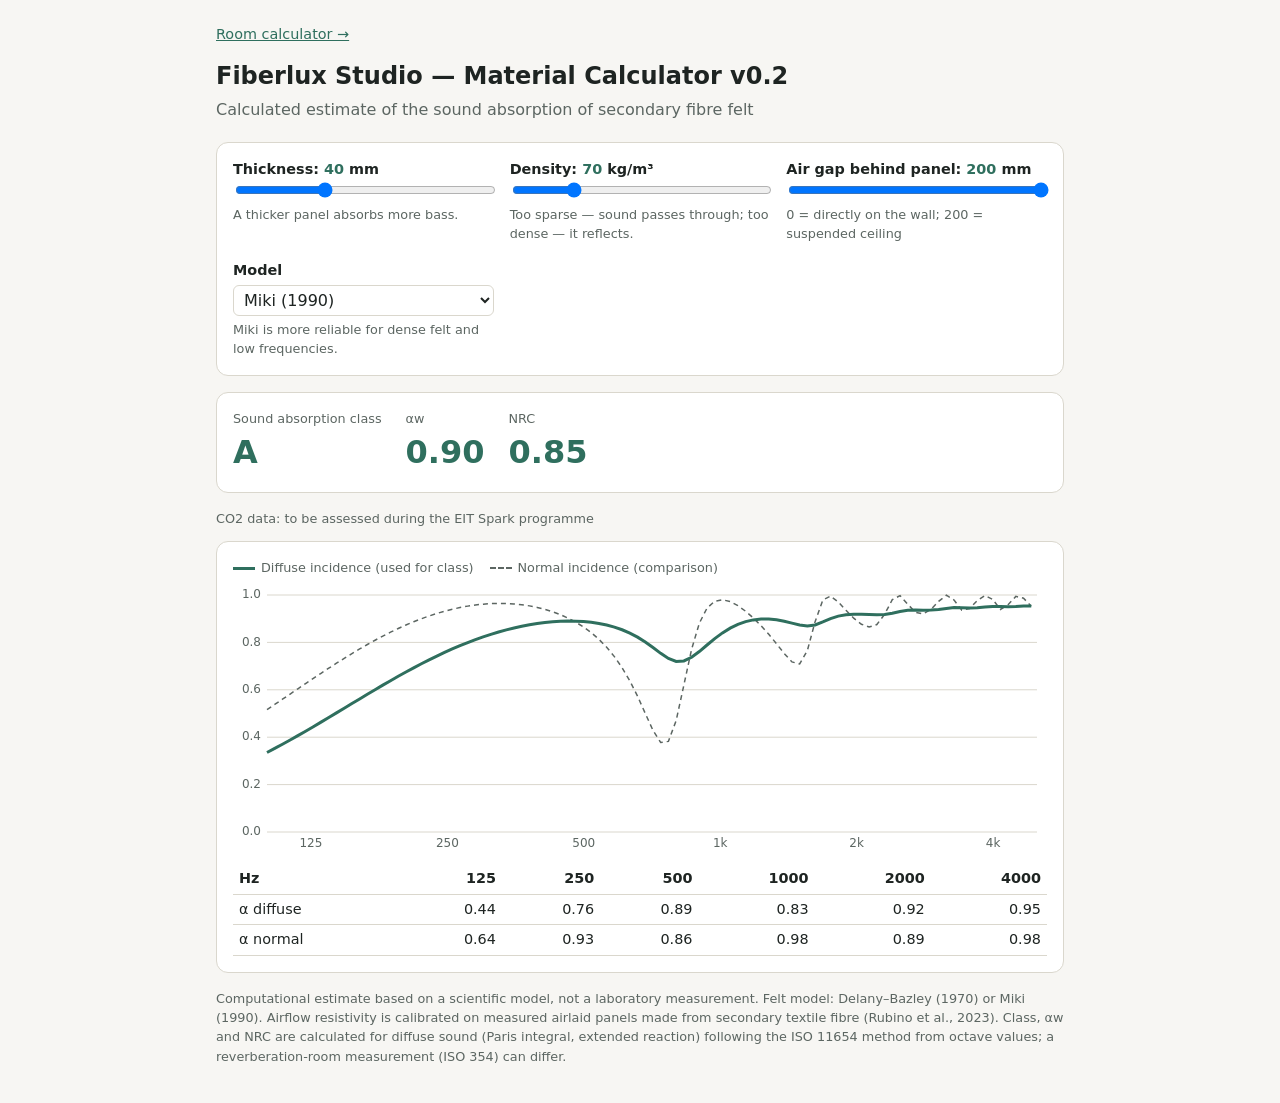
<file: index.html>
<!doctype html>
<html lang="en">
  <head>
    <meta charset="utf-8" />
    <meta name="viewport" content="width=device-width, initial-scale=1" />
    <title>Fiberlux Studio — Material Calculator v0.2</title>
    <link rel="stylesheet" href="styles/global.css" />
    <link rel="stylesheet" href="styles/index.css" />
  </head>
  <body>
    <main>
      <nav class="top" style="font-size: 0.9rem; margin-bottom: 12px">
        <a href="room.html">Room calculator →</a>
      </nav>
      <h1>Fiberlux Studio — Material Calculator v0.2</h1>
      <p class="sub">Calculated estimate of the sound absorption of secondary fibre felt</p>

      <div class="card grid">
        <div>
          <label for="t">Thickness: <span class="val" id="vt"></span> mm</label>
          <input id="t" type="range" min="10" max="100" step="5" value="40" />
          <div class="hint">A thicker panel absorbs more bass.</div>
        </div>
        <div>
          <label for="r">Density: <span class="val" id="vr"></span> kg/m³</label>
          <input id="r" type="range" min="50" max="140" step="5" value="70" />
          <div class="hint">Too sparse — sound passes through; too dense — it reflects.</div>
        </div>
        <div>
          <label for="g">Air gap behind panel: <span class="val" id="vg"></span> mm</label>
          <input id="g" type="range" min="0" max="200" step="10" value="200" />
          <div class="hint">0 = directly on the wall; 200 = suspended ceiling</div>
        </div>
        <div>
          <label for="m">Model</label>
          <select id="m">
            <option value="miki" selected>Miki (1990)</option>
            <option value="db">Delany–Bazley (1970)</option>
          </select>
          <div class="hint">Miki is more reliable for dense felt and low frequencies.</div>
        </div>
      </div>

      <div id="warn" class="warn" role="status" hidden></div>

      <div class="card res">
        <div>
          <div class="hint">Sound absorption class</div>
          <div class="big" id="cls"></div>
        </div>
        <div>
          <div class="hint">αw</div>
          <div class="big" id="aw"></div>
        </div>
        <div>
          <div class="hint">NRC</div>
          <div class="big" id="nrc"></div>
        </div>
      </div>
      <p class="hint">CO2 data: to be assessed during the EIT Spark programme</p>

      <div class="card">
        <div class="legend">
          <span><i class="sw solid"></i>Diffuse incidence (used for class)</span>
          <span><i class="sw dash"></i>Normal incidence (comparison)</span>
        </div>
        <canvas id="c" aria-label="Sound absorption coefficient versus frequency"></canvas>
        <div class="tablewrap"><table id="tab"></table></div>
      </div>

      <p class="note">
        Computational estimate based on a scientific model, not a laboratory measurement. Felt
        model: Delany–Bazley (1970) or Miki (1990). Airflow resistivity is calibrated on measured
        airlaid panels made from secondary textile fibre (Rubino et al., 2023). Class, αw and NRC are
        calculated for diffuse sound (Paris integral, extended reaction) following the ISO 11654
        method from octave values; a reverberation-room measurement (ISO 354) can differ.
      </p>
    </main>
    <script src="scripts/common.js"></script>
    <script src="scripts/index.js"></script>
  </body>
</html>
</file>
<file: styles/global.css>
/* ===== global.css — shared by index.html and room.html ===== */

/* Colours: OKLCH (perceptually uniform), with HEX fallback for older browsers.
   HEX values are also the ones to use in the brand book, Canva and print. */
:root {
  --bg: #f7f6f2;
  --card: #ffffff;
  --ink: #1e2422;
  --muted: #5c6662;
  --accent: #2f6f5e;
  --line: #dad7cd;
  --warn-bg: #fff4d6;
  --warn-ink: #6b4f00;
}
@media (prefers-color-scheme: dark) {
  :root {
    --bg: #151918;
    --card: #202726;
    --ink: #e9ece9;
    --muted: #9ba6a1;
    --accent: #6bc2a7;
    --line: #363f3d;
    --warn-bg: #3a3218;
    --warn-ink: #f2da8c;
  }
}
@supports (color: oklch(0% 0 0)) {
  :root {
    --bg: oklch(97.4% 0.005 95);
    --card: oklch(100% 0 0);
    --ink: oklch(25.4% 0.009 173);
    --muted: oklch(50% 0.013 170);
    --accent: oklch(49.6% 0.072 173);
    --line: oklch(87.9% 0.014 93);
    --warn-bg: oklch(96.8% 0.041 90);
    --warn-ink: oklch(44.4% 0.091 84);
  }
  @media (prefers-color-scheme: dark) {
    :root {
      --bg: oklch(20.8% 0.006 179);
      --card: oklch(26.6% 0.009 185);
      --ink: oklch(94% 0.005 146);
      --muted: oklch(71.6% 0.015 167);
      --accent: oklch(75.2% 0.095 171);
      --line: oklch(35.9% 0.013 176);
      --warn-bg: oklch(31.8% 0.042 93);
      --warn-ink: oklch(89.2% 0.101 93);
    }
  }
}
* {
  box-sizing: border-box;
}
body {
  margin: 0;
  background: var(--bg);
  color: var(--ink);
  font:
    16px/1.5 system-ui,
    sans-serif;
}
main {
  max-width: 880px;
  margin: 0 auto;
  padding: 24px 16px;
}
h1 {
  font-size: 1.5rem;
  margin: 0 0 4px;
}
p.sub {
  color: var(--muted);
  margin: 0 0 20px;
}
.card {
  background: var(--card);
  border: 1px solid var(--line);
  border-radius: 12px;
  padding: 16px;
  margin-bottom: 16px;
}
.grid {
  display: grid;
  grid-template-columns: repeat(auto-fit, minmax(200px, 1fr));
  gap: 16px;
}
label {
  display: block;
  font-weight: 600;
  font-size: 0.9rem;
}
input[type="range"],
select {
  width: 100%;
}
select {
  font: inherit;
  padding: 4px 6px;
  margin: 4px 0;
  background: var(--card);
  color: var(--ink);
  border: 1px solid var(--line);
  border-radius: 6px;
}
.val {
  color: var(--accent);
  font-weight: 700;
}
.hint {
  color: var(--muted);
  font-size: 0.8rem;
}
.res {
  display: flex;
  gap: 24px;
  flex-wrap: wrap;
}
.big {
  font-size: 2rem;
  font-weight: 700;
  color: var(--accent);
}
.legend {
  display: flex;
  flex-wrap: wrap;
  gap: 4px 16px;
  font-size: 0.8rem;
  color: var(--muted);
  margin-bottom: 8px;
}
canvas {
  display: block;
  width: 100%;
  aspect-ratio: 3 / 1;
}
.tablewrap {
  overflow-x: auto;
  margin-top: 8px;
}
table {
  width: 100%;
  border-collapse: collapse;
  font-size: 0.9rem;
}
td,
th {
  border-bottom: 1px solid var(--line);
  padding: 4px 6px;
  text-align: right;
  white-space: nowrap;
}
th:first-child,
td:first-child {
  text-align: left;
}
.note {
  font-size: 0.8rem;
  color: var(--muted);
}
@media (max-width: 480px) {
  canvas {
    aspect-ratio: 4 / 3;
  }
  .big {
    font-size: 1.6rem;
  }
  table {
    font-size: 0.8rem;
  }
}

/* navigation between calculators */
nav.top {
  font-size: 0.9rem;
  margin-bottom: 12px;
}
nav.top a {
  color: var(--accent);
}
.sw {
  display: inline-block;
  width: 22px;
  margin-right: 6px;
  vertical-align: middle;
}
input[type="range"] {
  cursor: pointer;
  touch-action: none;
}
</file>
<file: styles/index.css>
/* ===== index.css — material calculator ===== */

.warn {
  background: var(--warn-bg);
  color: var(--warn-ink);
  border-radius: 8px;
  padding: 10px 14px;
  margin-bottom: 16px;
  font-size: 0.9rem;
}
.sw.solid {
  border-top: 3px solid var(--accent);
}
.sw.dash {
  border-top: 2px dashed var(--muted);
}
</file>
